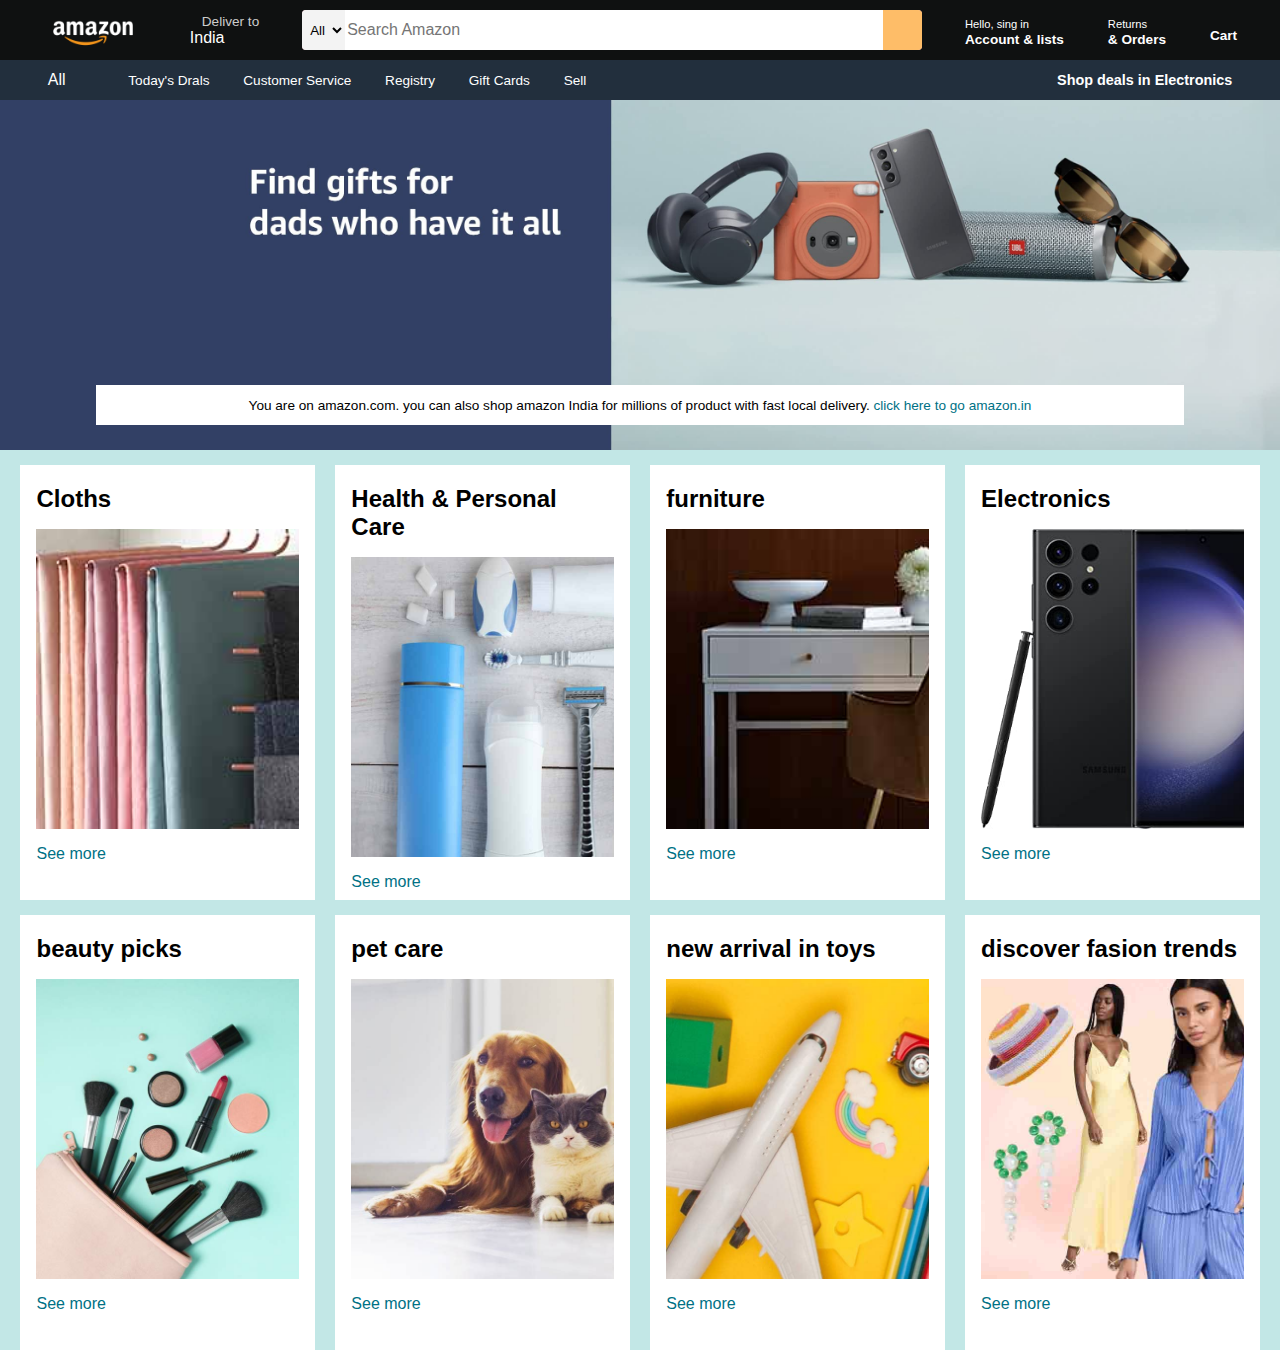
<file: Amazone clone/index.html>
<!DOCTYPE html>
<html lang="en">
<head>
    <meta charset="UTF-8">
    <meta name="viewport" content="width=device-width, initial-scale=1.0">
    <title>Amazon</title>
    <link rel="stylesheet" href="https://cdnjs.cloudflare.com/ajax/libs/font-awesome/6.4.0/css/all.min.css" integrity="sha512-iecdLmaskl7CVkqkXNQ/ZH/XLlvWZOJyj7Yy7tcenmpD1ypASozpmT/E0iPtmFIB46ZmdtAc9eNBvH0H/ZpiBw==" crossorigin="anonymous" referrerpolicy="no-referrer" />
    <link rel="stylesheet" href="style.css">
</head>
<body>
    <header>
        <div class="navbar">
            <div class="nav-logo border">
                <div class="logo"></div>
            </div>

            <div class="nav-address border">
                <p class="add-first">Deliver to</p>
                <div class="add-icon">
                    <i class="fa-solid fa-location-dot"></i>
                    <p class="add-second">India</p>
                </div>
            </div>

            <div class="nav-search">
                <select class="search-select">
                    <option>All</option>
                </select>
                <input placeholder="Search Amazon" class="search-input">
                <div class="search-icon">
                    <i class="fa-solid fa-magnifying-glass"></i>
                </div>
            </div>

            <div class="nav-singin border">
                <p><span>Hello, sing in</span></p>
                <p class="nav-second">Account & lists</p>
            </div>

            <div class="nav-return border">
                <p><span>Returns</span></p>
                <p class="nav-second">& Orders</p>
            </div>

            <div class="nav-cart border">
                <i class="fa-solid fa-cart-shopping"></i>
                Cart
            </div>
        </div>
<!-- adding pannel -->
        <div class="pannel">
            <div class="pannel-all">
                <i class="fa-solid fa-bars"></i>
                All
            </div>

            <div class="pannel-ops">
                <p>Today's Drals</p>
                <p>Customer Service</p>
                <p>Registry</p>
                <p>Gift Cards</p>
                <p>Sell</p>
            </div>

            <div class="pannel-deals">
                Shop deals in Electronics
            </div>
        </div>
    </header>

    <!-- hero section -->

    <div class="hero-section">
        <div class="hero-msg">
            <p>You are on amazon.com. you can also shop amazon India for millions of product with fast local delivery. <a>click here to go amazon.in</a></p>
        </div>
    </div>

    <!-- shop section -->
    
    <div class="shop-section">
        <div class="box1 box">
          <div class="box-content">
            <h2>Cloths</h2>
            <div class="box-img" style="background-image: url('box1_image.jpg');"></div>
            <p>See more</p>
          </div>
        </div>
        <div class="box2 box">
            <div class="box-content">
                <h2>Health & Personal Care</h2>
                <div class="box-img" style="background-image: url('box2_image.jpg');"></div>
                <p>See more</p>
              </div>
        </div>
        <div class="box3 box"> <div class="box-content">
            <h2>furniture</h2>
            <div class="box-img" style="background-image: url('box3_image.jpg');"></div>
            <p>See more</p>
          </div></div>
        <div class="box4 box">
            <div class="box-content">
                <h2>Electronics</h2>
                <div class="box-img" style="background-image: url('box4_image.jpg');"></div>
                <p>See more</p>
              </div>
        </div>
        <div class="box1 box">
            <div class="box-content">
              <h2>beauty picks</h2>
              <div class="box-img" style="background-image: url('box5_image.jpg');"></div>
              <p>See more</p>
            </div>
          </div>
          <div class="box2 box">
              <div class="box-content">
                  <h2>pet care</h2>
                  <div class="box-img" style="background-image: url('box6_image.jpg');"></div>
                  <p>See more</p>
                </div>
          </div>
          <div class="box3 box"> <div class="box-content">
              <h2>new arrival in toys</h2>
              <div class="box-img" style="background-image: url('box7_image.jpg');"></div>
              <p>See more</p>
            </div></div>
          <div class="box4 box">
              <div class="box-content">
                  <h2>discover fasion trends </h2>
                  <div class="box-img" style="background-image: url('box8_image.jpg');"></div>
                  <p>See more</p>
                </div>
          </div>
    </div>
</body>
</html>
</file>
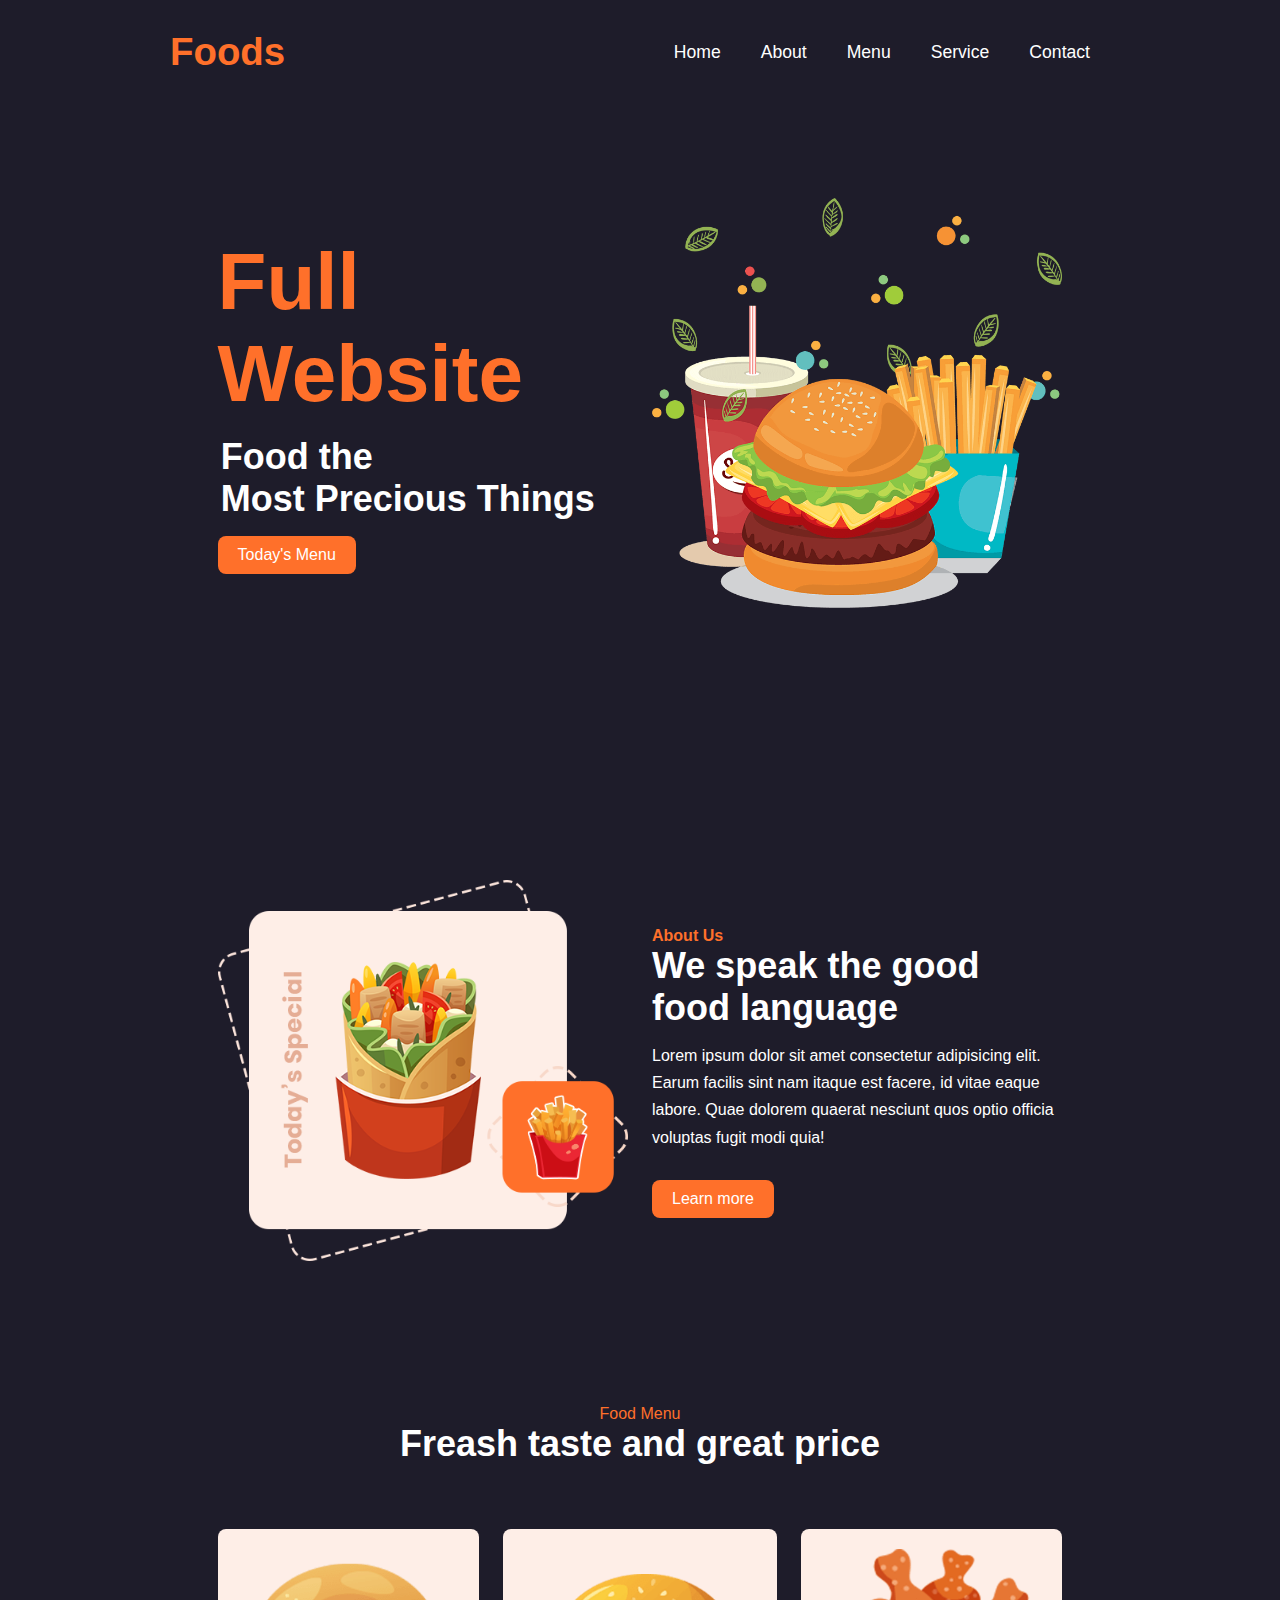
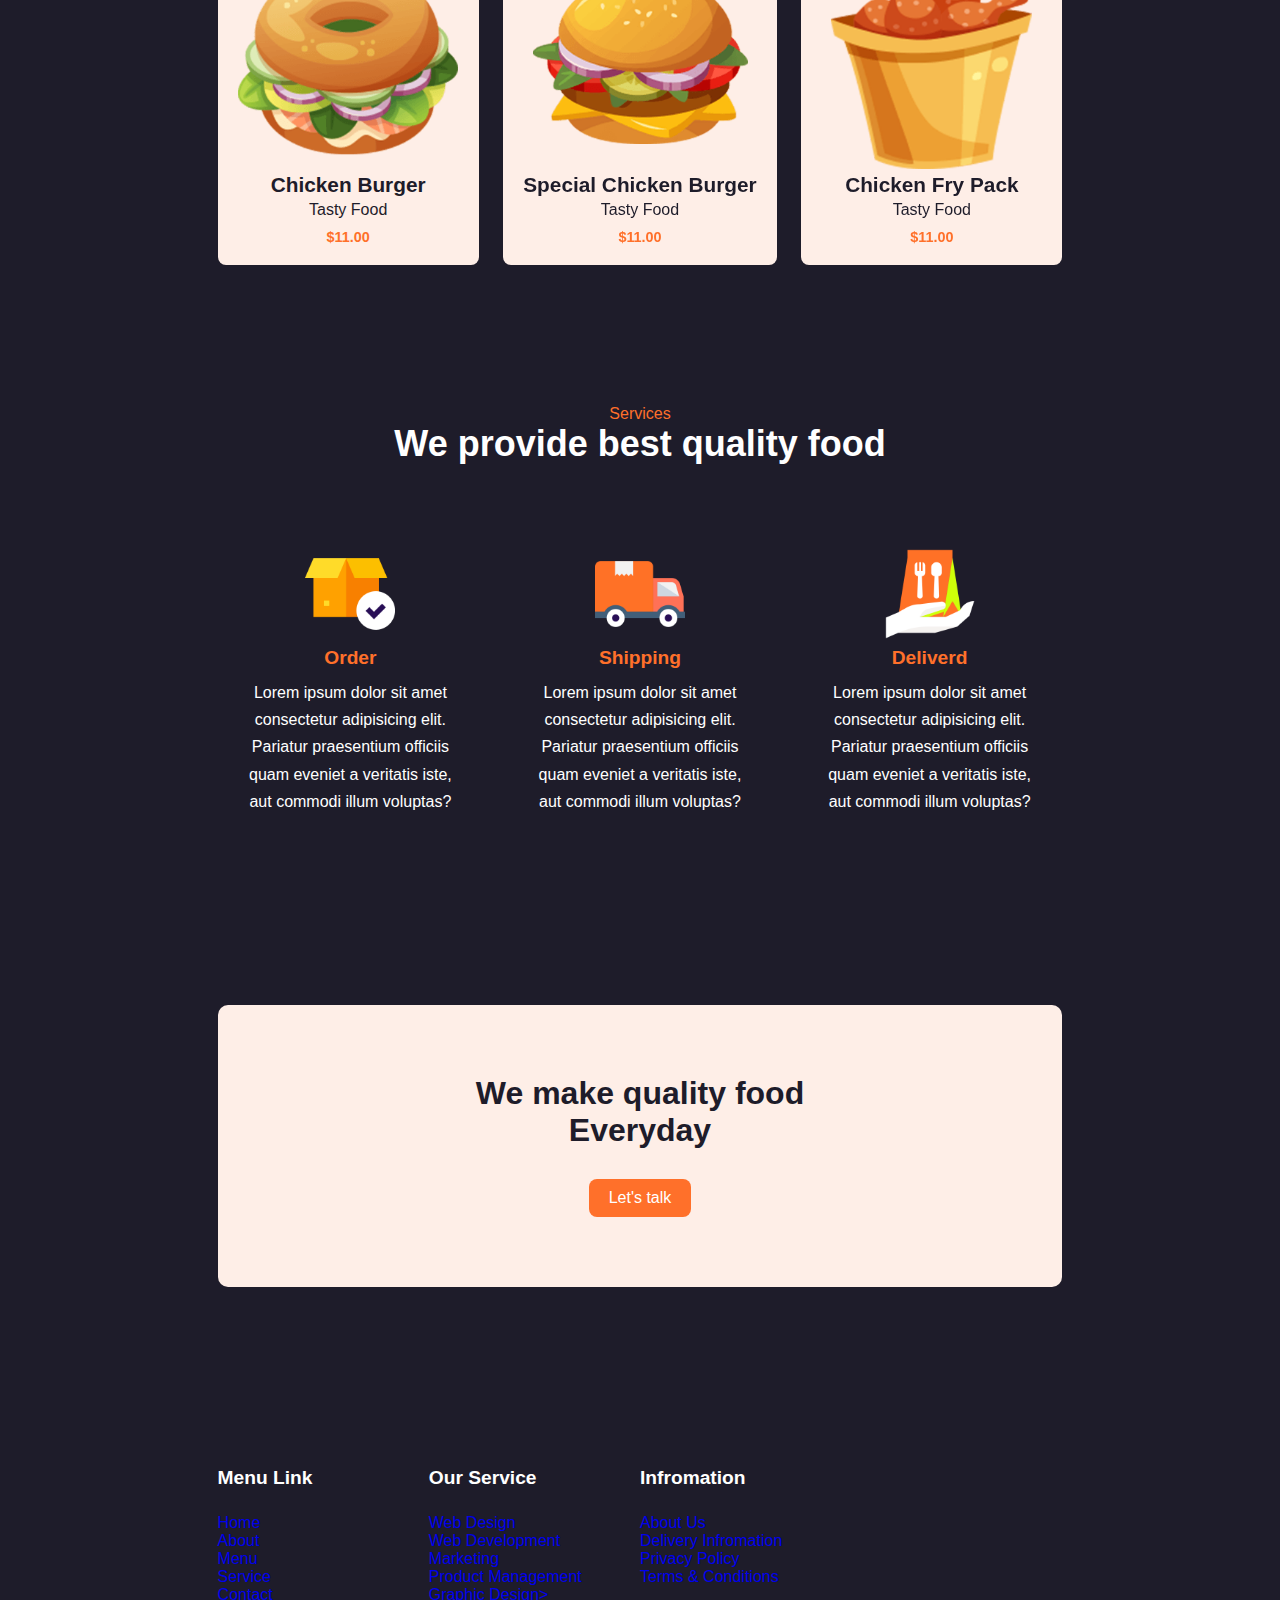
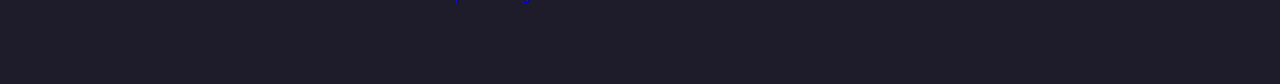
<file: Restaurant website development/index.html>
<!DOCTYPE html>
<html lang="en">
<head>
    <meta charset="UTF-8">
    <meta http-equiv="X-UA-Compatible" content="IE=edge">
    <meta name="viewport" content="width=device-width, initial-scale=1.0">
    <title>Food & Restaurant</title>
    <link rel="stylesheet" href="style.css">
</head>
<body>
    <header>
        <a href="#" class="logo">Foods</a>
        <div class="bx bx-manu" id="menu-icon"></div>

        <ul class="navbar">
            <li><a href="#home">Home</a></li>
            <li><a href="#about">About</a></li>
            <li><a href="#menu">Menu</a></li>
            <li><a href="#service">Service</a></li>
            <li><a href="#contact">Contact</a></li>
        </ul>
    </header>

    <!-- home start -->

    <section class="home" id="home">
        <div class="home-text">
            <h1>Full Website</h1>
            <h2>Food the <br> Most Precious Things</h2>
            <a href="#" class="btn">Today's Menu</a>
        </div>

        <div class="home-img">
            <img src="home.png" alt="">
        </div>
    </section>

    <!-- about start -->

    <section class="about" id="about">
        <div class="about-img">
            <img src="about.png">
        </div>

        <div class="about-text">
            <span>About Us</span>
            <h2>We speak the good <br> food language</h2>
            <p>Lorem ipsum dolor sit amet consectetur adipisicing elit. Earum facilis sint nam itaque est facere, id vitae eaque labore. Quae dolorem quaerat nesciunt quos optio officia voluptas fugit modi quia!</p>
            <a href="#" class="btn">Learn more</a>
        </div>
    </section>

    <!-- menu start -->
    <section class="menu" id="menu">
        <div class="heading">
            <span>Food Menu</span>
            <h2>Freash taste and great price</h2>
        </div>

        <div class="menu-container">
            <div class="box">
                <div class="box-img">
                    <img src="food1.png">
                </div>
                <h2>Chicken Burger</h2>
                <h3>Tasty Food</h3>
                <span>$11.00</span>
            </div>

            <div class="box">
                <div class="box-img">
                    <img src="food2.png">
                </div>
                <h2>Special Chicken Burger</h2>
                <h3>Tasty Food</h3>
                <span>$11.00</span>
            </div>

            <div class="box">
                <div class="box-img">
                    <img src="food3.png">
                </div>
                <h2>Chicken Fry Pack</h2>
                <h3>Tasty Food</h3>
                <span>$11.00</span>
            </div>
        </div>

    </section>

    <!-- service start -->

    <section class="services" id="service">
        <div class="heading">
            <span>Services</span>
            <h2>We provide best quality food</h2>
        </div>

        <div class="service-container">
            <div class="s-box">
                <img src="s1.png" alt="">
                <h3>Order</h3>
                <p>Lorem ipsum dolor sit amet consectetur adipisicing elit. Pariatur praesentium officiis quam eveniet a veritatis iste, aut commodi illum voluptas?</p>
            </div>

            <div class="s-box">
                <img src="s2.png" alt="">
                <h3>Shipping</h3>
                <p>Lorem ipsum dolor sit amet consectetur adipisicing elit. Pariatur praesentium officiis quam eveniet a veritatis iste, aut commodi illum voluptas?</p>
            </div>

            <div class="s-box">
                <img src="s3.png" alt="">
                <h3>Deliverd</h3>
                <p>Lorem ipsum dolor sit amet consectetur adipisicing elit. Pariatur praesentium officiis quam eveniet a veritatis iste, aut commodi illum voluptas?</p>
            </div>
        </div>
    </section>

    <!-- call to action-->

    <section class="cta">
        <h2>We make quality food <br> Everyday</h2>
        <a href="#" class="btn">Let's talk</a>
    </section>

    <!-- footer start -->

    <section id="Contact">
        <div class="footer">
            <div class="main">
                <div class="col">
                    <h4>Menu Link</h4>
                    <ul>
                        <li><a href="#">Home</a></li>
                        <li><a href="#">About</a></li>
                        <li><a href="#">Menu</a></li>
                        <li><a href="#">Service</a></li>
                        <li><a href="#">Contact</a></li>
                    </ul>
                </div>

                <div class="col">
                    <h4>Our Service</h4>
                    <ul>
                        <li><a href="#">Web Design</a></li>
                        <li><a href="#">Web Development</a></li>
                        <li><a href="#">Marketing</a></li>
                        <li><a href="#">Product Management</a></li>
                        <li><a href="#">Graphic Design></li>
                    </ul>
                </div>


                <div class="col">
                    <h4>Infromation</h4>
                    <ul>
                        <li><a href="#">About Us</a></li>
                        <li><a href="#">Delivery Infromation</a></li>
                        <li><a href="#">Privacy Policy</a></li>
                        <li><a href="#">Terms & Conditions</a></li>
                    </ul>
                </div>

            
            </div>
        </div>
    </section>
</body>
</html>
</file>
<file: Amazone clone/style.css>
* {
    margin: 0;
    border:boder-box;
    font-family: Arial;
}
 
.navbar {
    height:60px;
    background-color:#0f1111;
    color:white;
    display: flex;
    align-items: center;
    justify-content: space-evenly;
}

.nav-logo {
    height: 50px;
    width: 100px;
}

.logo {
    background-image:url("amazon_logo.png");
    background-size: cover;
    height: 50px;
    width: 100px;
} 

.border {
    border: 1.5px solid transparent;
}

.border:hover {
    border: 1.5px solid white;
}

/* box 2 */

.add-first {
    color:#cccccc ;
    font-size: 0.85rem;
    margin-left:15px ;
}

.add-second {
    font-size: 1rem;
    margin-left: 3px;
}

.add-icon {
    display: flex;
    align-items: center;
}

/* box3 */

.nav-search {
   display: flex;
   justify-content: space-evenly;
   background-color: pink; 
   width:620px ;
   height: 40px;
   border-radius:4px ;
}

.search-select {
    background-color: #f3f3f3;
    width: 50px;
    text-align: center;
    border-top-left-radius: 4px;
    border-bottom-left-radius: 4px;
    border:none;
}

.search-input {
    width: 100%;
    font-size: 1rem;
    border:none;
}

.search-icon {
    width: 45px;
    display: flex;
    justify-content: center;
    align-items: center;
    font-size: 1.2rem;
    background-color: #febd68;
    border-top-right-radius: 4px;
    border-bottom-right-radius: 4px;
    color: #0f1111;
}

.nav-search:hover {
    border: 2px solid orange;
}

/* box 4 */

span {
    font-size: 0.7rem;
}

.nav-second {
    font-size:0.85rem ;
    font-weight: 700;
}

/* box 6 */

.nav-cart i {
    font-size: 30px;  
}

.nav-cart {
    font-size: 0.85rem;
    font-weight: 700;
}

/* pannel */

.pannel {
    height:40px ;
    background-color: #222f3d;
    display: flex;
    color: white;
    align-items: center;
    justify-content: space-evenly;
}

.pannel-ops p {
    display: inline;
    margin: 15px;
}

.pannel-ops {
    width: 70%;
    font-size: 0.85rem;
}

.pannel-deals {
    font-size: 0.9rem;
    font-weight: 700;
}

/* hero section */

.hero-section {
    background-image: url(hero_image.jpg);
    background-size: cover;
    height: 350px;
    display: flex;
    justify-content: center;
    align-items: flex-end;
}

.hero-msg {
    background-color: white;
    color: black;
    height: 40px;
    display: flex;
    align-items: center;
    justify-content: center;
    font-size: 0.85rem;
    width: 85%;
    margin-bottom: 25px;
}

.hero-msg a {
    color: #007185;
}

/* shop section */

.shop-section {
    display: flex;
    flex-wrap: wrap;
    justify-content: space-evenly;
    background-color: #c2e7e6;
}

.box {
    /* border:2px solid black ; */
    height: 400px;
    width: 23%;
    background-color: white;
    padding:20px 0px 15px ;
    margin-top: 15px;
}

.box-img {
    height: 300px;
    background-size: cover;
    margin-top: 1rem;
    margin-bottom: 1rem;
}

.box-content {
    margin-left: 1rem;
    margin-right:1rem;
}

.box-content p {
    color: #007185;
}
</file>
<file: Restaurant website development/style.css>
*{
    padding: 0;
    margin: 0;
    box-sizing: border-box;
    font-family: sans-serif;
    scroll-behavior: smooth;
    list-style: none;
    text-decoration: none;
}

:root {
    --main-color:#ff702a;
    --text-color:#fff;
    --bg-color:#1e1c2a;
    --big-font:5rem;
    --h2-font:2.25rem;
    --p-font:0.9rem;
}

*::selection {
    background: var(--main-color);
    color:#fff;
}

body {
    color: var(--text-color);
    background: var(--bg-color);
}

header {
    position: fixed;
    top: 0;
    right: 0;
    width: 100%;
    z-index: 1000%;
    display: flex;
    align-items: center;
    justify-content: space-between;
    padding: 30px 170px;
    background: var(--bg-color);
}

.logo {
    color: var(--main-color);
    font-weight: 600;
    font-size: 2.4rem;
}

.navbar {
    display: flex;
}

.navbar a {
    color: var(--text-color);
    font-size: 1.1rem;
    padding: 10px 20px;
    font-weight: 500;
}

.navbar a:hover {
    color: var(--main-color);
    transition: .4s;
}

#menu-icon {
    font-size: 2rem;
    cursor: pointer;
    display: none;
}

section{
    padding: 70px 17%;
}
.home {
    width: 100%;
    min-height: 90vh;
    display: grid;
    grid-template-columns: repeat(2,1fr);
    grid-gap: 1.5rem;
    align-items: center;
}

.home-img img {
    max-width: 100%;
    width: 600px;
    height: auto;
}

.home-text h1{
    font-size:var(--big-font);
    color: var(--main-color);
}

.home-text h2 {
    font-size: var(--h2-font);
    margin: 1rem 0.2rem;
}

.btn{
    display: inline-block;
    padding: 10px 20px;
    background: var(--main-color);
    color:#fff;
    border-radius: 0.5rem;
}

.btn:hover{
    transform: scale(1.2) translateY(10px);
    transition: .4s;
}

.about {
    display: grid;
    grid-template-columns: repeat(2,2fr);
    grid-gap:1.5rem;
    align-items: center;
}

.about-img img {
    max-width: 100%;
    width: 480px;
    height: auto;
}

.about-text span {
    color: var(--main-color);
    font-weight: 600;
}

.about-text h2 {
    font-size: var(--h2-font);
}

.about-text p {
    margin: 0.8rem 0 1.8rem;
    line-height: 1.7;
}

.heading {
    text-align: center;
}

.heading span {
    color: var(--main-color);
    font-family: 600;
}

.heading h2 {
    font-size: var(--h2-font);
} 

.menu-container {
    display: grid;
    grid-template-columns: repeat(auto-fit, minmax(220px,auto));
    grid-gap:1.5rem;
    align-items: center;
}

.box {
    position: relative;
    margin-top: 4rem;
    height: auto;
    display: flex;
    flex-direction: column;
    align-items: center;
    justify-content: center;
    background: #feeee7;
    padding: 20px;
    border-radius: 0.5rem;
}

.box-img {
    width: 220px;
    height: -220px; 
}

.box-img img {
    width: 100%;
    height: 100%;
}

.box h2 {
    font-size: 1.3rem;
    color: var(--bg-color);
}

.box h3 {
    color: var(--bg-color);
    font-size: 1rem;
    font-weight: 400;
    margin: 4px 0 10px;
}

.box span {
    font-size: var(--p-font);
    color: var(--main-color);
    font-weight: 600;
}

.service-container {
    display: grid;
    grid-template-columns: repeat(auto-fit,minmax(240px,auto));
    grid-gap:1.5rem;
    margin-top:4rem;
}

.s-box {
    text-align: center;
    padding: 20px 30px;
}

.s-box img {
    width: 90px;
}

.s-box h3 {
    margin: 4px 0 10px;
    color:var(--main-color);
    font-size:1.2rem;
}

.s-box p {
    line-height: 1.7;
}

.cta {
    background: #feeee7;
    padding: 70px 0 ;
    text-align: center;
    width: 66%;
    margin: 100px auto;
    border-radius: 10px;
}

.cta h2 {
    font-size: 2rem;
    color:var(--bg-color);
    margin-bottom: 30px;
}

.main {
    display: flex;
    flex-wrap: wrap;
}

.footer {
    padding: 10px 0;
}

.col {
    width: 25%;
}

.col h4 {
    font-size: 1.2rem;
    color: var(--text-color);
    margin-bottom: 25px;
    position:relative;
    
}
</file>
